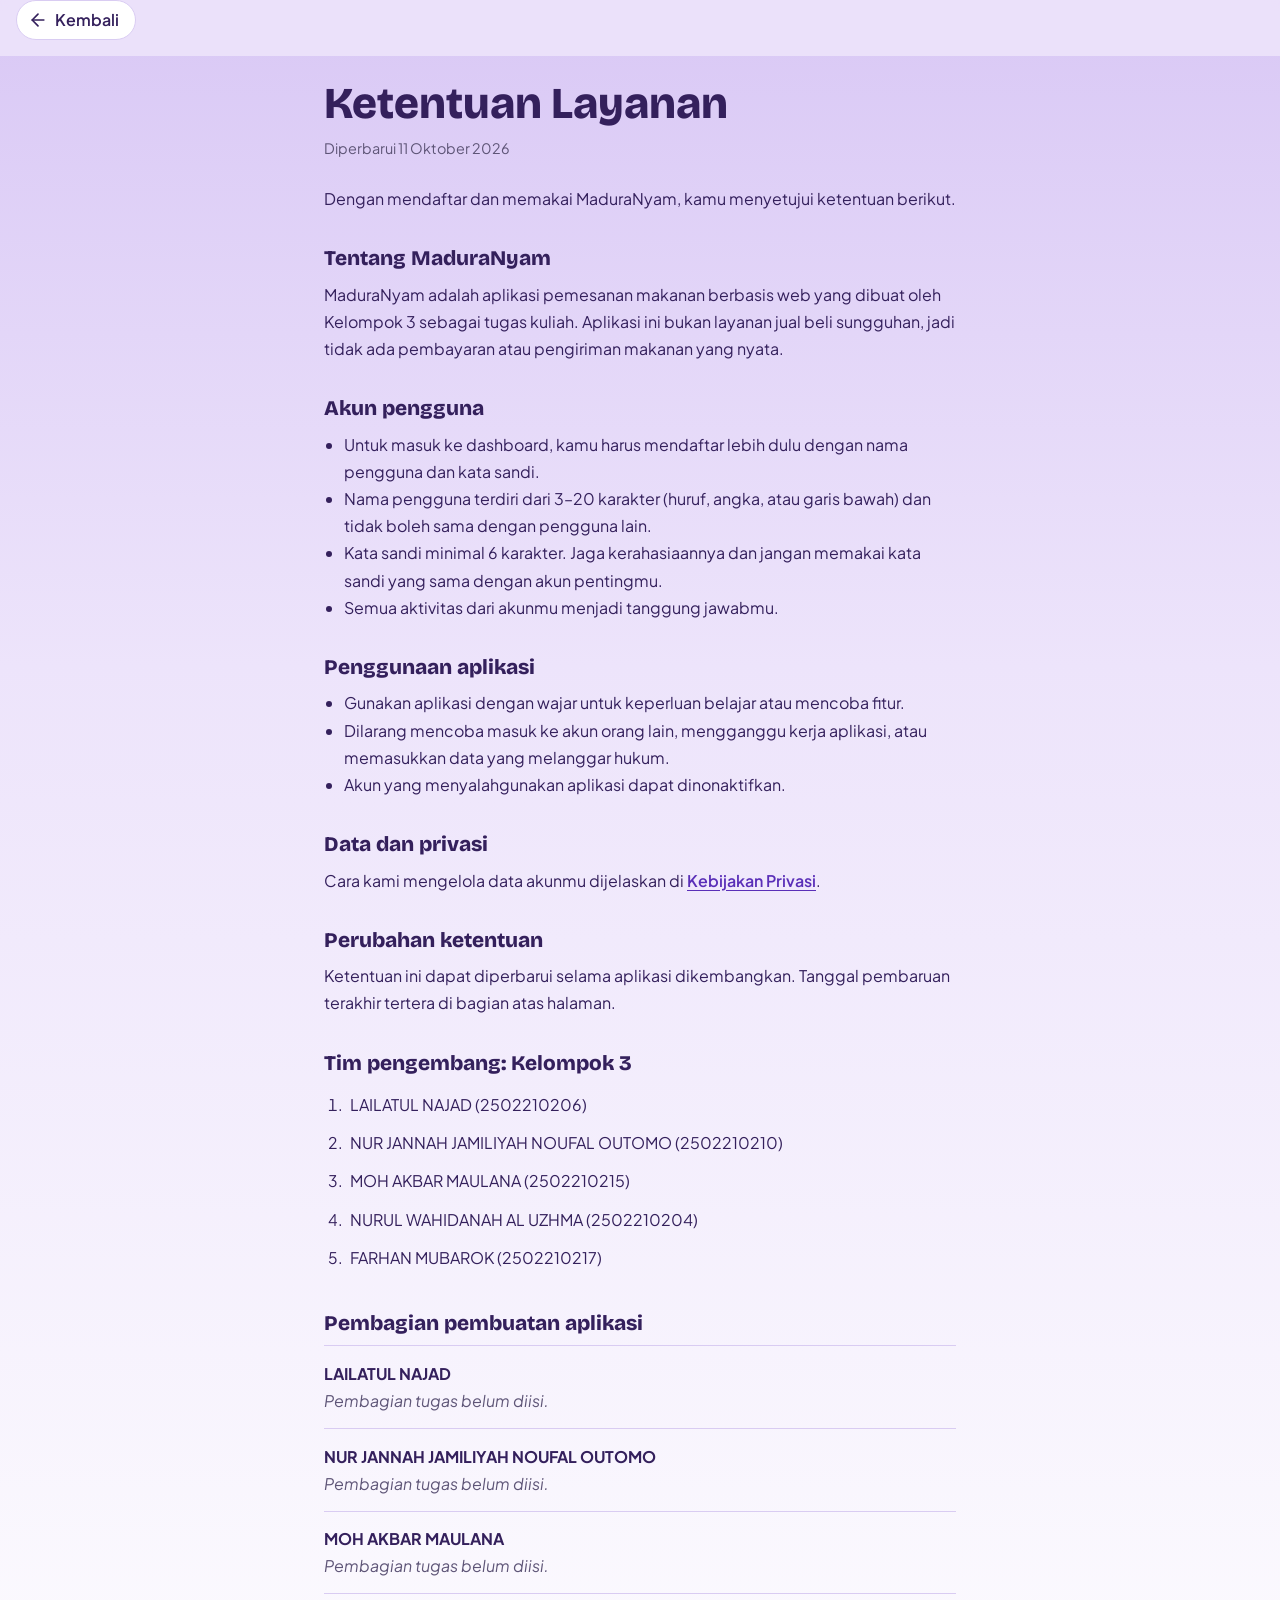
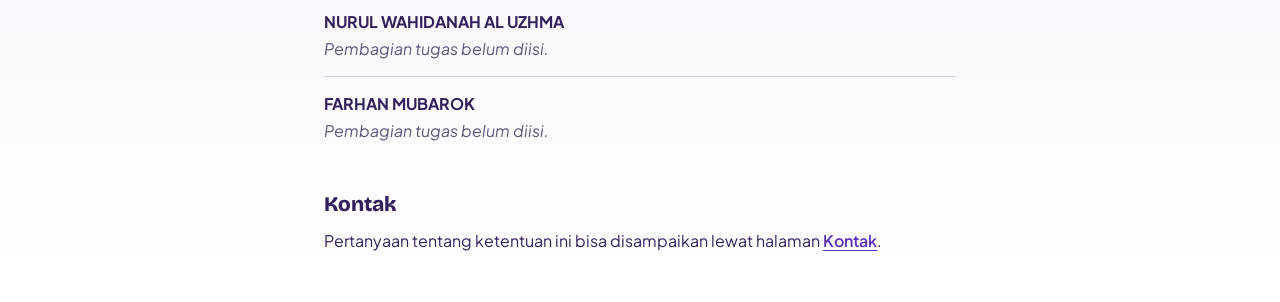
<file: ketentuan.html>
<!DOCTYPE html>
<html lang="id">
<head>
  <meta charset="UTF-8">
  <meta name="viewport" content="width=device-width, initial-scale=1, viewport-fit=cover">
  <meta name="theme-color" content="#D9C8F5">
  <title>Ketentuan Layanan | MaduraNyam</title>
  <link rel="icon" href="data:image/svg+xml,<svg xmlns=%22http://www.w3.org/2000/svg%22 viewBox=%220 0 100 100%22><text y=%22.9em%22 font-size=%2290%22>🍢</text></svg>">
  <link rel="preconnect" href="https://fonts.googleapis.com">
  <link rel="preconnect" href="https://fonts.gstatic.com" crossorigin>
  <link rel="stylesheet" href="https://fonts.googleapis.com/css2?family=Bricolage+Grotesque:opsz,wght@12..96,800&family=Plus+Jakarta+Sans:wght@400;500;600;700&display=swap">
  <link rel="stylesheet" href="css/halaman.css?v=2">
</head>
<body>
<header class="bar"><button class="kembali" type="button" data-kembali aria-label="Kembali ke halaman sebelumnya"><i class="ik ik-kembali"></i>Kembali</button></header>
<main class="dokumen">
  <h1>Ketentuan Layanan</h1>
  <p class="diperbarui">Diperbarui 11 Oktober 2026</p>
  <p>Dengan mendaftar dan memakai MaduraNyam, kamu menyetujui ketentuan berikut.</p>

  <h2>Tentang MaduraNyam</h2>
  <p>MaduraNyam adalah aplikasi pemesanan makanan berbasis web yang dibuat oleh Kelompok 3 sebagai tugas kuliah. Aplikasi ini bukan layanan jual beli sungguhan, jadi tidak ada pembayaran atau pengiriman makanan yang nyata.</p>

  <h2>Akun pengguna</h2>
  <ul class="biasa">
    <li>Untuk masuk ke dashboard, kamu harus mendaftar lebih dulu dengan nama pengguna dan kata sandi.</li>
    <li>Nama pengguna terdiri dari 3–20 karakter (huruf, angka, atau garis bawah) dan tidak boleh sama dengan pengguna lain.</li>
    <li>Kata sandi minimal 6 karakter. Jaga kerahasiaannya dan jangan memakai kata sandi yang sama dengan akun pentingmu.</li>
    <li>Semua aktivitas dari akunmu menjadi tanggung jawabmu.</li>
  </ul>

  <h2>Penggunaan aplikasi</h2>
  <ul class="biasa">
    <li>Gunakan aplikasi dengan wajar untuk keperluan belajar atau mencoba fitur.</li>
    <li>Dilarang mencoba masuk ke akun orang lain, mengganggu kerja aplikasi, atau memasukkan data yang melanggar hukum.</li>
    <li>Akun yang menyalahgunakan aplikasi dapat dinonaktifkan.</li>
  </ul>

  <h2>Data dan privasi</h2>
  <p>Cara kami mengelola data akunmu dijelaskan di <a href="privasi.html">Kebijakan Privasi</a>.</p>

  <h2>Perubahan ketentuan</h2>
  <p>Ketentuan ini dapat diperbarui selama aplikasi dikembangkan. Tanggal pembaruan terakhir tertera di bagian atas halaman.</p>

  <h2>Tim pengembang: Kelompok 3</h2>
  <ol class="anggota" data-anggota="nim"></ol>

  <h2>Pembagian pembuatan aplikasi</h2>
  <ul class="anggota" data-anggota="tugas"></ul>

  <h2>Kontak</h2>
  <p>Pertanyaan tentang ketentuan ini bisa disampaikan lewat halaman <a href="kontak.html">Kontak</a>.</p>
</main>
  <script src="js/data-kelompok.js"></script>
  <script src="js/halaman.js?v=2"></script>
</body>
</html>
</file>
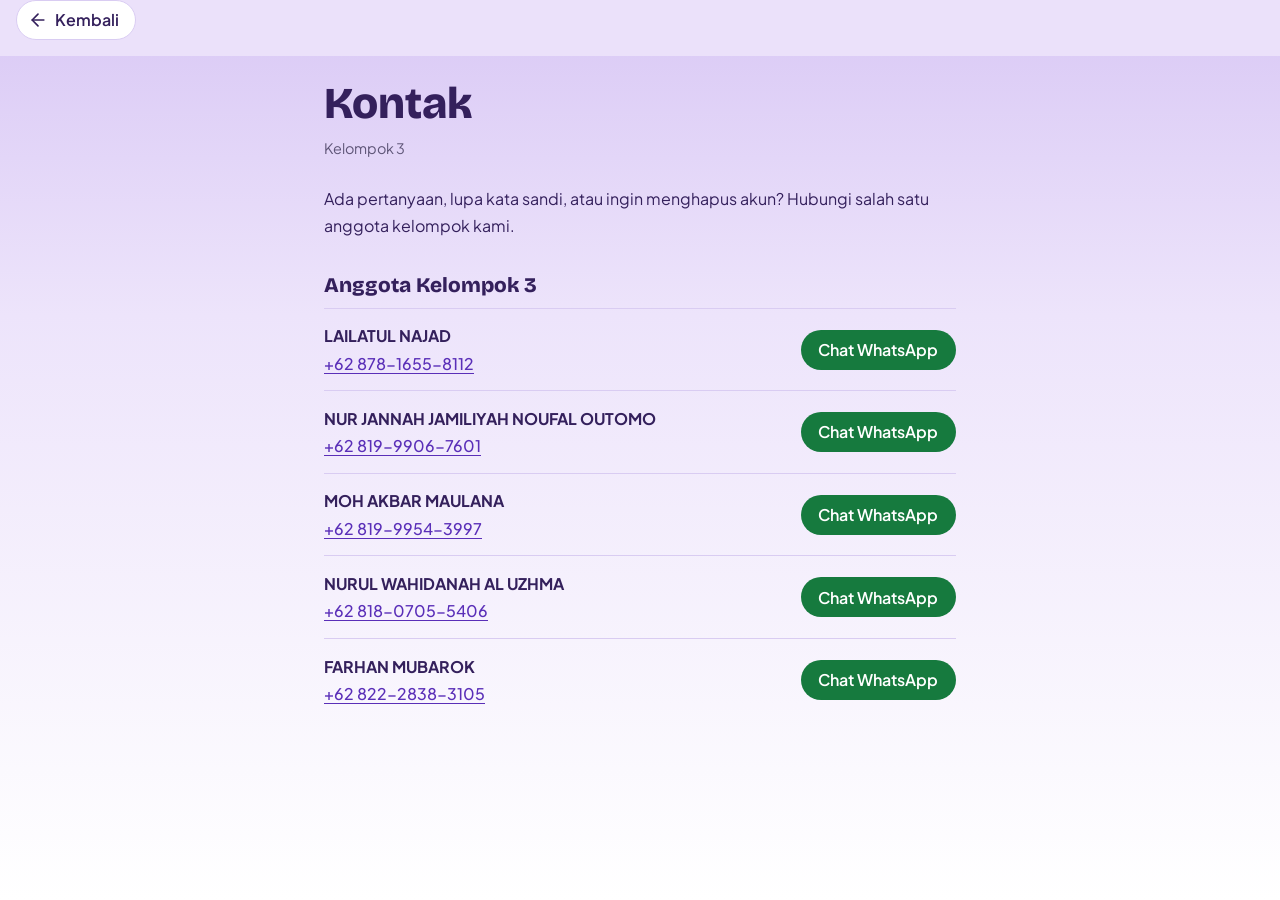
<file: kontak.html>
<!DOCTYPE html>
<html lang="id">
<head>
  <meta charset="UTF-8">
  <meta name="viewport" content="width=device-width, initial-scale=1, viewport-fit=cover">
  <meta name="theme-color" content="#D9C8F5">
  <title>Kontak | MaduraNyam</title>
  <link rel="icon" href="data:image/svg+xml,<svg xmlns=%22http://www.w3.org/2000/svg%22 viewBox=%220 0 100 100%22><text y=%22.9em%22 font-size=%2290%22>🍢</text></svg>">
  <link rel="preconnect" href="https://fonts.googleapis.com">
  <link rel="preconnect" href="https://fonts.gstatic.com" crossorigin>
  <link rel="stylesheet" href="https://fonts.googleapis.com/css2?family=Bricolage+Grotesque:opsz,wght@12..96,800&family=Plus+Jakarta+Sans:wght@400;500;600;700&display=swap">
  <link rel="stylesheet" href="css/halaman.css?v=2">
</head>
<body>
<header class="bar"><button class="kembali" type="button" data-kembali aria-label="Kembali ke halaman sebelumnya"><i class="ik ik-kembali"></i>Kembali</button></header>
<main class="dokumen">
  <h1>Kontak</h1>
  <p class="diperbarui">Kelompok 3</p>
  <p>Ada pertanyaan, lupa kata sandi, atau ingin menghapus akun? Hubungi salah satu anggota kelompok kami.</p>
  <h2>Anggota Kelompok 3</h2>
  <ul class="anggota kontak" data-anggota="kontak"></ul>
</main>
  <script src="js/data-kelompok.js"></script>
  <script src="js/halaman.js?v=2"></script>
</body>
</html>
</file>
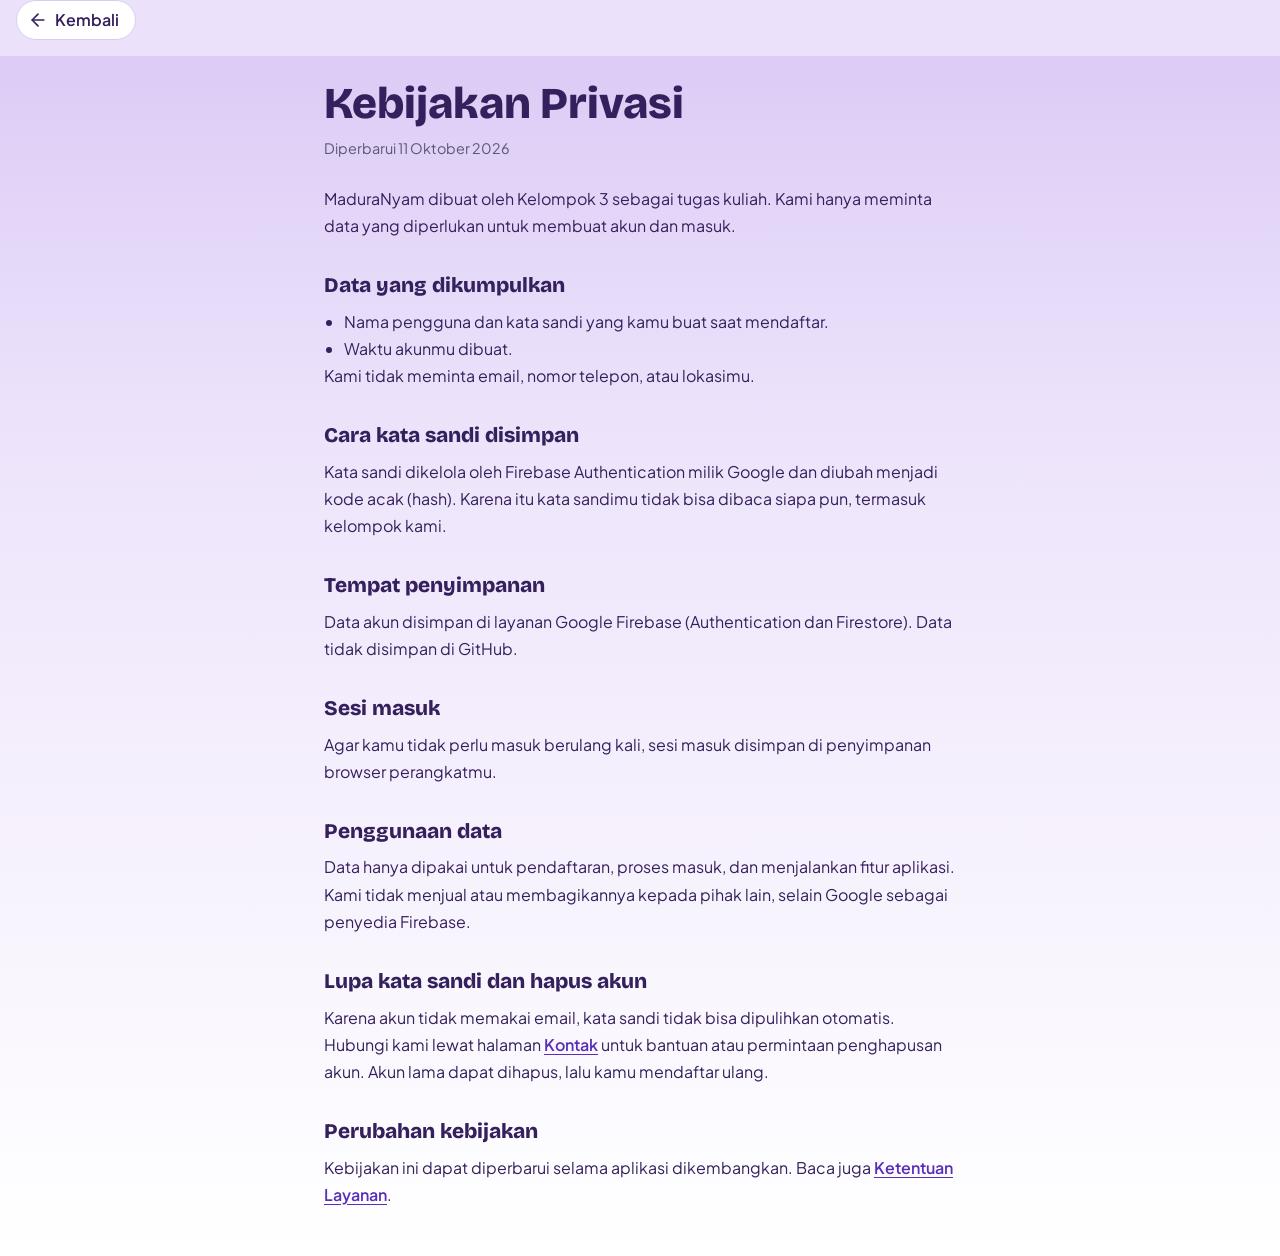
<file: privasi.html>
<!DOCTYPE html>
<html lang="id">
<head>
  <meta charset="UTF-8">
  <meta name="viewport" content="width=device-width, initial-scale=1, viewport-fit=cover">
  <meta name="theme-color" content="#D9C8F5">
  <title>Kebijakan Privasi | MaduraNyam</title>
  <link rel="icon" href="data:image/svg+xml,<svg xmlns=%22http://www.w3.org/2000/svg%22 viewBox=%220 0 100 100%22><text y=%22.9em%22 font-size=%2290%22>🍢</text></svg>">
  <link rel="preconnect" href="https://fonts.googleapis.com">
  <link rel="preconnect" href="https://fonts.gstatic.com" crossorigin>
  <link rel="stylesheet" href="https://fonts.googleapis.com/css2?family=Bricolage+Grotesque:opsz,wght@12..96,800&family=Plus+Jakarta+Sans:wght@400;500;600;700&display=swap">
  <link rel="stylesheet" href="css/halaman.css?v=2">
</head>
<body>
<header class="bar"><button class="kembali" type="button" data-kembali aria-label="Kembali ke halaman sebelumnya"><i class="ik ik-kembali"></i>Kembali</button></header>
<main class="dokumen">
  <h1>Kebijakan Privasi</h1>
  <p class="diperbarui">Diperbarui 11 Oktober 2026</p>
  <p>MaduraNyam dibuat oleh Kelompok 3 sebagai tugas kuliah. Kami hanya meminta data yang diperlukan untuk membuat akun dan masuk.</p>

  <h2>Data yang dikumpulkan</h2>
  <ul class="biasa">
    <li>Nama pengguna dan kata sandi yang kamu buat saat mendaftar.</li>
    <li>Waktu akunmu dibuat.</li>
  </ul>
  <p>Kami tidak meminta email, nomor telepon, atau lokasimu.</p>

  <h2>Cara kata sandi disimpan</h2>
  <p>Kata sandi dikelola oleh Firebase Authentication milik Google dan diubah menjadi kode acak (hash). Karena itu kata sandimu tidak bisa dibaca siapa pun, termasuk kelompok kami.</p>

  <h2>Tempat penyimpanan</h2>
  <p>Data akun disimpan di layanan Google Firebase (Authentication dan Firestore). Data tidak disimpan di GitHub.</p>

  <h2>Sesi masuk</h2>
  <p>Agar kamu tidak perlu masuk berulang kali, sesi masuk disimpan di penyimpanan browser perangkatmu.</p>

  <h2>Penggunaan data</h2>
  <p>Data hanya dipakai untuk pendaftaran, proses masuk, dan menjalankan fitur aplikasi. Kami tidak menjual atau membagikannya kepada pihak lain, selain Google sebagai penyedia Firebase.</p>

  <h2>Lupa kata sandi dan hapus akun</h2>
  <p>Karena akun tidak memakai email, kata sandi tidak bisa dipulihkan otomatis. Hubungi kami lewat halaman <a href="kontak.html">Kontak</a> untuk bantuan atau permintaan penghapusan akun. Akun lama dapat dihapus, lalu kamu mendaftar ulang.</p>

  <h2>Perubahan kebijakan</h2>
  <p>Kebijakan ini dapat diperbarui selama aplikasi dikembangkan. Baca juga <a href="ketentuan.html">Ketentuan Layanan</a>.</p>
</main>
</body>
</html>
</file>
<file: css/halaman.css>
:root{--lilac:#D9C8F5;--muda:#EDE4FB;--putih:#fff;--ungu:#6D3FD1;--ungu2:#5A2FB8;--tinta:#34205C;--teks2:#5E5577;--garis:#D9CCF2;--galat:#C62828;--hijau:#167A3E}
*{box-sizing:border-box;margin:0;padding:0}
body{min-height:100vh;min-height:100dvh;font:400 1rem/1.5 "Plus Jakarta Sans",system-ui,sans-serif;color:var(--tinta);background:linear-gradient(180deg,var(--lilac),var(--muda) 35%,var(--putih))}
h1,h2{font-family:"Bricolage Grotesque","Arial Black",system-ui,sans-serif;font-weight:800;line-height:1.1}
a{color:var(--ungu2);font-weight:600;text-underline-offset:.2em}
button,input{font:inherit;color:inherit}
[hidden]{display:none!important}

/* Ikon (mask) */
.ik{display:inline-block;width:1.25rem;height:1.25rem;flex:none;background:currentColor;-webkit-mask:var(--i) center/contain no-repeat;mask:var(--i) center/contain no-repeat}
.ik-orang{--i:url("data:image/svg+xml,%3Csvg xmlns='http://www.w3.org/2000/svg' viewBox='0 0 24 24' fill='none' stroke='%23000' stroke-width='2' stroke-linecap='round' stroke-linejoin='round'%3E%3Cpath d='M20 21v-2a4 4 0 0 0-4-4H8a4 4 0 0 0-4 4v2'/%3E%3Ccircle cx='12' cy='7' r='4'/%3E%3C/svg%3E")}
.ik-kunci{--i:url("data:image/svg+xml,%3Csvg xmlns='http://www.w3.org/2000/svg' viewBox='0 0 24 24' fill='none' stroke='%23000' stroke-width='2' stroke-linecap='round' stroke-linejoin='round'%3E%3Cpath d='m21 2-2 2m-7.61 7.61a5.5 5.5 0 1 1-7.778 7.778 5.5 5.5 0 0 1 7.777-7.777zm0 0L15.5 7.5m0 0 3 3L22 7l-3-3m-3.5 3.5L19 4'/%3E%3C/svg%3E")}
.ik-mata{--i:url("data:image/svg+xml,%3Csvg xmlns='http://www.w3.org/2000/svg' viewBox='0 0 24 24' fill='none' stroke='%23000' stroke-width='2' stroke-linecap='round' stroke-linejoin='round'%3E%3Cpath d='M1 12s4-8 11-8 11 8 11 8-4 8-11 8-11-8-11-8z'/%3E%3Ccircle cx='12' cy='12' r='3'/%3E%3C/svg%3E")}
.ik-mata-coret{--i:url("data:image/svg+xml,%3Csvg xmlns='http://www.w3.org/2000/svg' viewBox='0 0 24 24' fill='none' stroke='%23000' stroke-width='2' stroke-linecap='round' stroke-linejoin='round'%3E%3Cpath d='M17.94 17.94A10.07 10.07 0 0 1 12 20c-7 0-11-8-11-8a18.45 18.45 0 0 1 5.06-5.94M9.9 4.24A9.12 9.12 0 0 1 12 4c7 0 11 8 11 8a18.5 18.5 0 0 1-2.16 3.19m-6.72-1.07a3 3 0 1 1-4.24-4.24'/%3E%3Cpath d='M1 1l22 22'/%3E%3C/svg%3E")}
.ik-kembali{--i:url("data:image/svg+xml,%3Csvg xmlns='http://www.w3.org/2000/svg' viewBox='0 0 24 24' fill='none' stroke='%23000' stroke-width='2' stroke-linecap='round' stroke-linejoin='round'%3E%3Cpath d='M19 12H5'/%3E%3Cpath d='m12 19-7-7 7-7'/%3E%3C/svg%3E")}

/* Logo sate */
.logo{display:block;aspect-ratio:1;border-radius:26%;background:#fff url("data:image/svg+xml,%3Csvg xmlns='http://www.w3.org/2000/svg' viewBox='0 0 64 64'%3E%3Cdefs%3E%3CradialGradient id='g' cx='.35' cy='.3' r='.75'%3E%3Cstop offset='0' stop-color='%23C77A3A'/%3E%3Cstop offset='.6' stop-color='%238A4519'/%3E%3Cstop offset='1' stop-color='%234A2410'/%3E%3C/radialGradient%3E%3C/defs%3E%3Cpath d='M8 56 56 8' stroke='%23E5B85C' stroke-width='3.2' stroke-linecap='round'/%3E%3Cg fill='url(%23g)'%3E%3Cellipse cx='22' cy='42' rx='9.5' ry='8' transform='rotate(-45 22 42)'/%3E%3Cellipse cx='32' cy='32' rx='9.5' ry='8' transform='rotate(-45 32 32)'/%3E%3Cellipse cx='42' cy='22' rx='9.5' ry='8' transform='rotate(-45 42 22)'/%3E%3C/g%3E%3C/svg%3E") center/66% no-repeat;box-shadow:0 .75rem 1.5rem rgba(109,63,209,.2)}

/* Layout login & daftar */
.auth{min-height:100vh;min-height:100dvh;display:grid;grid-template-columns:minmax(0,1fr)}
.panel-merk{display:none}
.panel-form{display:flex;justify-content:center;align-items:center;padding:calc(1.5rem + env(safe-area-inset-top,0px)) 1.25rem calc(1.5rem + env(safe-area-inset-bottom,0px))}
.isi{width:100%;max-width:26rem;display:flex;flex-direction:column}
.kepala{display:flex;align-items:center;gap:.75rem;margin-bottom:1.75rem;font:800 1.35rem "Bricolage Grotesque",system-ui,sans-serif}
.kepala .logo{width:2.75rem;border-radius:30%}
.isi h1{font-size:2.25rem}
.sub{margin:.5rem 0 1.5rem;color:var(--teks2)}
@media(min-width:900px){
  .auth{grid-template-columns:minmax(0,1.05fr) minmax(0,1fr)}
  .panel-merk{display:flex;position:relative;overflow:hidden;flex-direction:column;justify-content:center;gap:1.25rem;padding:4rem;color:#fff;background:linear-gradient(155deg,#4B2A9E,#6D3FD1 60%,#8A62E8)}
  .panel-merk::after{content:"";position:absolute;right:-5rem;bottom:-5rem;width:30rem;aspect-ratio:1;opacity:.1;background:url("data:image/svg+xml,%3Csvg xmlns='http://www.w3.org/2000/svg' viewBox='0 0 64 64'%3E%3Cpath d='M8 56 56 8' stroke='white' stroke-width='3.2' stroke-linecap='round'/%3E%3Cg fill='white'%3E%3Cellipse cx='22' cy='42' rx='9.5' ry='8' transform='rotate(-45 22 42)'/%3E%3Cellipse cx='32' cy='32' rx='9.5' ry='8' transform='rotate(-45 32 32)'/%3E%3Cellipse cx='42' cy='22' rx='9.5' ry='8' transform='rotate(-45 42 22)'/%3E%3C/g%3E%3C/svg%3E") center/contain no-repeat}
  .panel-merk>*{position:relative;z-index:1}
  .panel-merk .logo{width:5.5rem}
  .panel-merk h2{font-size:clamp(2rem,3.4vw,3rem);max-width:15ch}
  .panel-merk p{max-width:30ch;font-size:1.05rem;opacity:.92}
  .panel-form{padding:3rem}
  .kepala{display:none}
}

/* Form */
.bidang{display:flex;flex-direction:column;gap:.4rem;margin-bottom:1.1rem}
.bidang label{font-weight:600;font-size:.9rem}
.input{position:relative;display:flex;align-items:center;background:#fff;border:1.5px solid var(--garis);border-radius:.9rem;transition:border-color .15s,box-shadow .15s}
.input:focus-within{border-color:var(--ungu);box-shadow:0 0 0 4px rgba(109,63,209,.16)}
.input.salah{border-color:var(--galat)}
.input>.ik{position:absolute;left:1rem;color:#8B6FD6;pointer-events:none}
.input input{width:100%;height:3.25rem;padding:0 1rem 0 3rem;border:0;border-radius:inherit;background:transparent;outline:none}
.input input::placeholder{color:#8A82A0}
.input input.ada-mata{padding-right:3.25rem}
.tombol-mata{position:absolute;right:.4rem;width:2.5rem;height:2.5rem;display:grid;place-items:center;border:0;border-radius:.6rem;background:transparent;color:#6B5E8C;cursor:pointer}
.tombol-mata:hover{background:var(--muda)}
.tombol-mata:focus-visible{outline:2px solid var(--ungu)}
.petunjuk{font-size:.82rem;color:var(--teks2)}
.galat{font-size:.85rem;color:var(--galat)}
.galat:empty{display:none}
.lupa{margin:-.25rem 0 1.25rem;text-align:right;font-size:.9rem}
.setuju{display:flex;gap:.65rem;align-items:flex-start;margin:.25rem 0 .4rem;font-size:.9rem;line-height:1.5}
.setuju input{width:1.15rem;height:1.15rem;margin-top:.2rem;flex:none;accent-color:var(--ungu)}
.tombol{width:100%;height:3.25rem;display:flex;align-items:center;justify-content:center;gap:.6rem;margin-top:.9rem;border:0;border-radius:.9rem;background:var(--ungu);color:#fff;font-weight:700;cursor:pointer;box-shadow:0 .6rem 1.25rem rgba(109,63,209,.28);transition:background .15s,transform .1s}
.tombol:hover{background:var(--ungu2)}
.tombol:active{transform:translateY(1px)}
.tombol:focus-visible{outline:3px solid rgba(109,63,209,.4);outline-offset:3px}
.tombol:disabled{cursor:progress;opacity:.85}
.tombol:disabled:not(.memuat){background:#D3CFDF;color:#7A7394;box-shadow:none;cursor:not-allowed;opacity:1}
.pemintal{display:none;width:1.15rem;height:1.15rem;border:2.5px solid rgba(255,255,255,.4);border-top-color:#fff;border-radius:50%;animation:putar .7s linear infinite}
.memuat .pemintal{display:block}
@keyframes putar{to{transform:rotate(360deg)}}
.alert{margin-bottom:1.1rem;padding:.8rem 1rem;border:1px solid;border-radius:.9rem;font-size:.9rem;line-height:1.45}
.alert-galat{background:#FDECEC;border-color:#F3B9B9;color:#8E1C1C}
.alert-info{background:#EEF4FF;border-color:#B9CCF3;color:#1F3F7A}
.alih{margin-top:1.5rem;text-align:center;color:var(--teks2)}
.tautan-bawah{display:flex;flex-wrap:wrap;justify-content:center;gap:.4rem 1.25rem;margin-top:2rem;font-size:.85rem}
.tautan-bawah a{color:var(--teks2);font-weight:500}
.toast{position:fixed;z-index:50;left:50%;bottom:calc(1.5rem + env(safe-area-inset-bottom,0px));max-width:90vw;transform:translateX(-50%);padding:.8rem 1.25rem;border-radius:.9rem;background:var(--tinta);color:#fff;font-size:.9rem;font-weight:600;box-shadow:0 .75rem 1.5rem rgba(52,32,92,.3);animation:toast .3s ease-out}
@keyframes toast{from{opacity:0;transform:translate(-50%,.5rem)}}

/* Tombol kembali */
.kembali{display:inline-flex;align-items:center;gap:.4rem;height:2.5rem;padding:0 1rem 0 .7rem;border:1px solid var(--garis);border-radius:999px;background:#fff;font-weight:600;cursor:pointer;align-self:flex-start;transition:background .15s}
.kembali:hover{background:var(--muda)}
.kembali:focus-visible{outline:3px solid rgba(109,63,209,.4);outline-offset:2px}
.isi>.kembali{margin-bottom:1.5rem}

/* Halaman dokumen (ketentuan, privasi, kontak) */
.bar{position:sticky;top:0;z-index:10;display:flex;align-items:center;min-height:calc(3.5rem + env(safe-area-inset-top,0px));padding:env(safe-area-inset-top,0px) 1rem 0;background:rgba(237,228,251,.88);-webkit-backdrop-filter:blur(8px);backdrop-filter:blur(8px)}
.dokumen{max-width:42rem;margin:0 auto;padding:1.5rem 1.25rem calc(3rem + env(safe-area-inset-bottom,0px))}
.dokumen h1{font-size:clamp(2rem,6vw,2.75rem)}
.diperbarui{margin:.5rem 0 1.5rem;color:var(--teks2);font-size:.9rem}
.dokumen h2{margin:2.25rem 0 .6rem;font-size:1.3rem}
.dokumen p,.dokumen li{line-height:1.7}
.dokumen p+p,.dokumen p+ul,.dokumen p+ol{margin-top:.75rem}
.dokumen ul.biasa{padding-left:1.25rem}
.anggota{list-style:none}
ol.anggota{list-style:decimal;padding-left:1.4rem}
ol.anggota li{padding:.35rem 0 .35rem .25rem}
ul.anggota li{padding:.85rem 0;border-top:1px solid var(--garis)}
.kontak li{display:flex;flex-wrap:wrap;align-items:center;justify-content:space-between;gap:.6rem 1rem}
.kontak a.tel{display:block;font-weight:500}
.wa{display:inline-flex;align-items:center;height:2.5rem;padding:0 1.1rem;border-radius:999px;background:var(--hijau);color:#fff!important;text-decoration:none;font-weight:600}
.kosong{color:var(--teks2);font-style:italic}

@media(prefers-reduced-motion:reduce){.input,.tombol,.kembali,.toast{transition:none;animation:none}}
</file>
